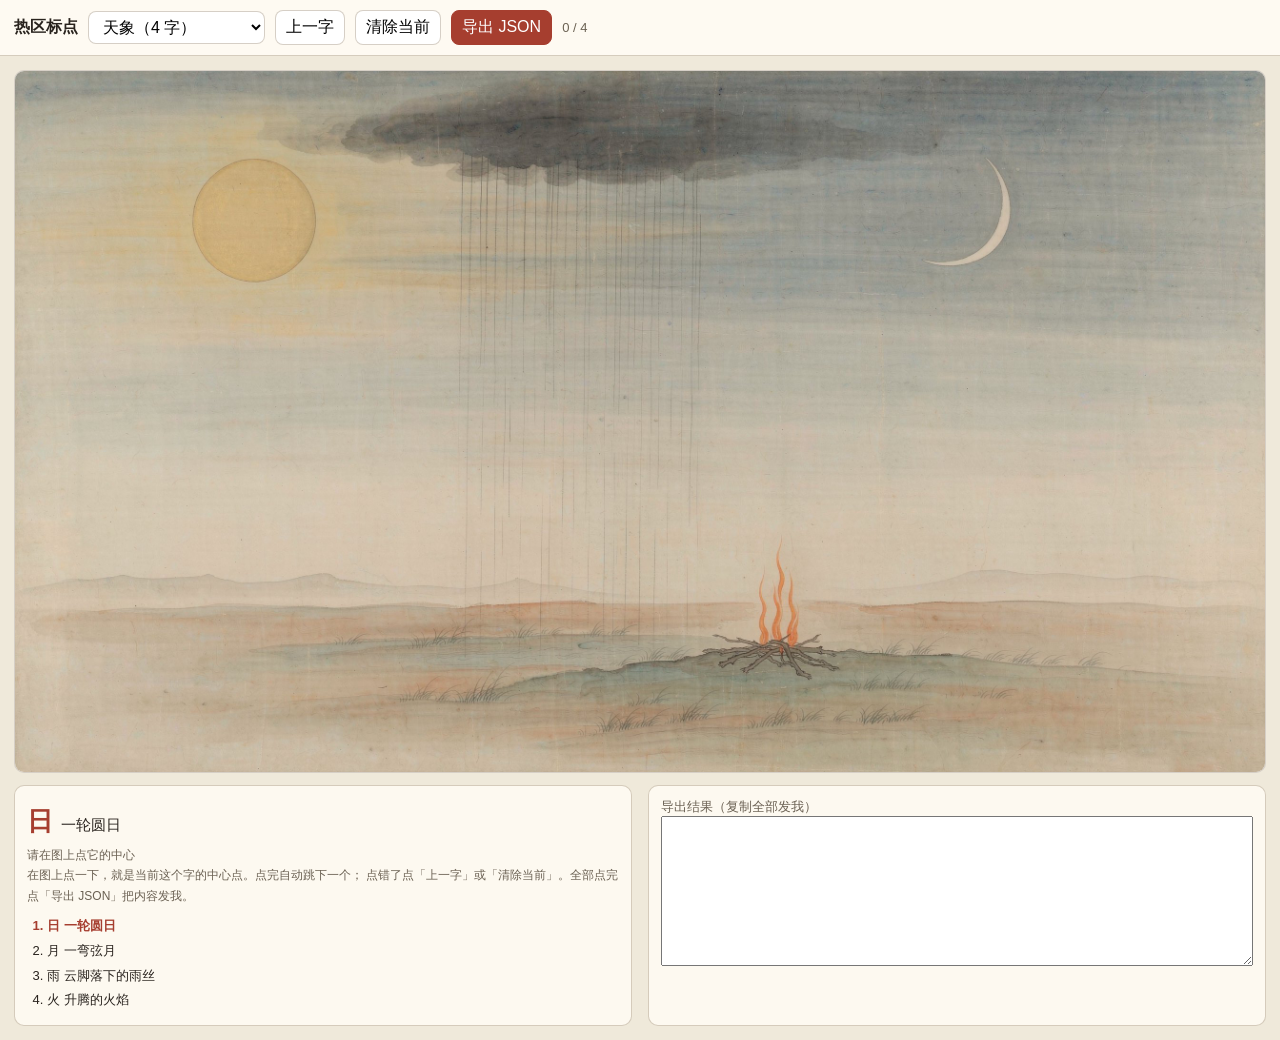
<file: dev/mark-hotspots.html>
<!doctype html>
<html lang="zh-CN">
<head>
<meta charset="utf-8">
<meta name="viewport" content="width=device-width,initial-scale=1">
<title>字趣 · 热区标点工具</title>
<style>
  :root { --ink:#29231e; --line:rgba(120,96,66,.3); --red:#a63e2f; --paper:#f6f1e4; }
  * { box-sizing: border-box; }
  body { margin:0; font-family: "Microsoft YaHei UI", "PingFang SC", sans-serif;
         background:#efe9da; color:var(--ink); }
  header { padding:10px 14px; display:flex; gap:10px; align-items:center; flex-wrap:wrap;
           background:rgba(255,252,244,.9); border-bottom:1px solid var(--line); position:sticky; top:0; z-index:5; }
  select, button { font:inherit; padding:6px 10px; border:1px solid var(--line);
                   background:#fff; border-radius:8px; cursor:pointer; }
  button.primary { background:var(--red); color:#fff; border-color:var(--red); }
  .wrap { padding:14px; max-width:1400px; margin:0 auto; }
  .stage { position:relative; background:#fff; border:1px solid var(--line);
           border-radius:10px; overflow:hidden; user-select:none; cursor:crosshair; }
  .stage img { display:block; width:100%; height:auto; }
  .marker { position:absolute; width:26px; height:26px; margin:-13px 0 0 -13px;
            border:2px solid var(--red); border-radius:50%; background:rgba(166,62,47,.18);
            display:grid; place-items:center; font-size:11px; color:var(--red); font-weight:700; }
  .marker.done { border-color:#2f7d4f; background:rgba(47,125,79,.16); color:#2f7d4f; }
  .side { display:flex; gap:16px; flex-wrap:wrap; margin-top:12px; }
  .panel { flex:1 1 320px; background:rgba(255,252,244,.85); border:1px solid var(--line);
           border-radius:10px; padding:12px; }
  .cur { font-size:15px; line-height:1.8; }
  .cur b { font-size:26px; color:var(--red); margin-right:8px; }
  .hint { font-size:12px; color:#6b6153; line-height:1.7; }
  ol { margin:8px 0 0; padding-left:20px; font-size:13px; line-height:1.9; }
  li.done { color:#2f7d4f; text-decoration:line-through; }
  li.now { font-weight:700; color:var(--red); }
  textarea { width:100%; height:150px; font:12px/1.5 Consolas, monospace; }
  .kv { font-size:13px; color:#6b6153; }
</style>
</head>
<body>
<header>
  <strong>热区标点</strong>
  <select id="zoneSel"></select>
  <button id="prevBtn">上一字</button>
  <button id="undoBtn">清除当前</button>
  <button id="exportBtn" class="primary">导出 JSON</button>
  <span class="kv" id="progress"></span>
</header>
<div class="wrap">
  <div class="stage" id="stage"><img id="art" alt=""></div>
  <div class="side">
    <div class="panel">
      <div class="cur" id="cur"></div>
      <div class="hint">在图上点一下，就是当前这个字的中心点。点完自动跳下一个；
        点错了点「上一字」或「清除当前」。全部点完点「导出 JSON」把内容发我。</div>
      <ol id="list"></ol>
    </div>
    <div class="panel">
      <div class="kv">导出结果（复制全部发我）</div>
      <textarea id="out" spellcheck="false"></textarea>
    </div>
  </div>
</div>
<script>
var ZONES = [{"id": "sky", "name": "天象", "art": "assets/level2-01-sky.jpg", "objects": [{"char": "日", "meaning": "一轮圆日", "r": 100, "x": 420, "y": 285}, {"char": "月", "meaning": "一弯弦月", "r": 100, "x": 2145, "y": 215}, {"char": "雨", "meaning": "云脚落下的雨丝", "r": 105, "x": 1255, "y": 780}, {"char": "火", "meaning": "升腾的火焰", "r": 110, "x": 1330, "y": 1145}]}, {"id": "land", "name": "山川", "art": "assets/level2-02-land.jpg", "objects": [{"char": "山", "meaning": "并列的峰峦", "r": 175, "x": 520, "y": 420}, {"char": "丘", "meaning": "低缓的圆丘", "r": 130, "x": 1650, "y": 560}, {"char": "谷", "meaning": "两坡之间的低谷", "r": 100, "x": 1050, "y": 420}, {"char": "石", "meaning": "河滩上的大石", "r": 105, "x": 700, "y": 1050}, {"char": "土", "meaning": "隆起的一堆土", "r": 85, "x": 880, "y": 1340}, {"char": "泉", "meaning": "石间涌出的水", "r": 115, "x": 260, "y": 820}, {"char": "川", "meaning": "宽阔的主河道", "r": 150, "x": 1400, "y": 740}, {"char": "水", "meaning": "较窄的溪流", "r": 95, "x": 1450, "y": 1160}, {"char": "田", "meaning": "格状的田亩", "r": 170, "x": 2150, "y": 1050}]}, {"id": "plant", "name": "草木", "art": "assets/level2-03-plant.jpg", "objects": [{"char": "木", "meaning": "左侧的独立大树", "r": 160, "x": 260, "y": 480}, {"char": "林", "meaning": "成片的树林", "r": 140, "x": 1000, "y": 220}, {"char": "竹", "meaning": "丛生的竹子", "r": 175, "x": 2350, "y": 450}, {"char": "禾", "meaning": "低垂的谷穗", "r": 150, "x": 1400, "y": 620}, {"char": "米", "meaning": "成堆的米粒", "r": 130, "x": 500, "y": 1280}, {"char": "屮", "meaning": "初生的小草", "r": 95, "x": 2080, "y": 1290}]}, {"id": "beast", "name": "禽兽虫鱼", "art": "assets/level2-04-beast.jpg", "objects": [{"char": "豕", "meaning": "体肥耳大的家豕", "r": 135, "x": 2000, "y": 1120}, {"char": "鹿", "meaning": "枝角分歧的鹿", "r": 150, "x": 800, "y": 480}, {"char": "牛", "meaning": "双角横张的牛", "r": 170, "x": 1320, "y": 980}, {"char": "羊", "meaning": "角向下弯的羊", "r": 120, "x": 1900, "y": 420}, {"char": "犬", "meaning": "卷尾的犬", "r": 135, "x": 420, "y": 780}, {"char": "虎", "meaning": "张口有纹的虎", "r": 150, "x": 2250, "y": 700}, {"char": "虫", "meaning": "蜷曲的蛇", "r": 130, "x": 2300, "y": 1250}, {"char": "鱼", "meaning": "水中的鱼", "r": 120, "x": 950, "y": 1280}, {"char": "隹", "meaning": "短尾的鸟", "r": 110, "x": 1600, "y": 600}]}, {"id": "life", "name": "人居器物", "art": "assets/level2-05-life.jpg", "objects": [{"char": "邑", "meaning": "环壕围绕的城邑", "r": 130, "x": 330, "y": 135}, {"char": "郭", "meaning": "城邑的外墙", "r": 125, "x": 245, "y": 280}, {"char": "门", "meaning": "城邑的城门", "r": 110, "x": 1205, "y": 515}, {"char": "宀", "meaning": "屋舍的屋顶", "r": 175, "x": 880, "y": 195}, {"char": "囗", "meaning": "围起来的地域", "r": 90, "x": 245, "y": 895}, {"char": "鼎", "meaning": "三足两耳的鼎", "r": 120, "x": 1355, "y": 875}, {"char": "缶", "meaning": "大腹小口的陶缶", "r": 105, "x": 1542, "y": 828}, {"char": "皿", "meaning": "盛物的浅盘", "r": 110, "x": 1190, "y": 1005}, {"char": "酉", "meaning": "窄口深腹的青铜酒器", "r": 100, "x": 1666, "y": 825}, {"char": "玉", "meaning": "散落的玉片", "r": 64, "x": 1518, "y": 1312}, {"char": "井", "meaning": "带木栏的水井", "r": 110, "x": 240, "y": 660}, {"char": "舟", "meaning": "水边的木舟", "r": 150, "x": 2210, "y": 985}, {"char": "卜", "meaning": "作坊地上的骨片", "r": 68, "x": 403, "y": 1160}, {"char": "贝", "meaning": "散落的海贝", "r": 64, "x": 1400, "y": 1336}, {"char": "糸", "meaning": "一束丝", "r": 72, "x": 330, "y": 550}, {"char": "弓", "meaning": "张开的弓", "r": 115, "x": 593, "y": 596}, {"char": "矢", "meaning": "平放的直箭", "r": 62, "x": 718, "y": 632}, {"char": "刀", "meaning": "青铜小刀", "r": 62, "x": 800, "y": 645}, {"char": "斧", "meaning": "横刃的斧", "r": 66, "x": 888, "y": 608}, {"char": "斤", "meaning": "窄刃的斤", "r": 70, "x": 470, "y": 928}, {"char": "戈", "meaning": "长柄横刃的戈", "r": 95, "x": 975, "y": 560}, {"char": "衣", "meaning": "祭祀者身上的衣", "r": 95, "x": 852, "y": 1172}, {"char": "大", "meaning": "正面张臂的大人", "r": 95, "x": 868, "y": 1000}, {"char": "力", "meaning": "翻土的耒耜", "r": 100, "x": 1830, "y": 1255}, {"char": "人", "meaning": "侧身站立的人", "r": 90, "x": 1884, "y": 775}, {"char": "目", "meaning": "正面人物的眼睛", "r": 62, "x": 872, "y": 886}, {"char": "耳", "meaning": "侧身人物的耳朵", "r": 58, "x": 1598, "y": 1042}, {"char": "口", "meaning": "正面人物的嘴", "r": 60, "x": 1212, "y": 1215}, {"char": "止", "meaning": "人的脚趾", "r": 58, "x": 795, "y": 1320}, {"char": "又", "meaning": "人的右手", "r": 60, "x": 955, "y": 1125}, {"char": "女", "meaning": "跪坐的女子", "r": 100, "x": 1625, "y": 1195}, {"char": "子", "meaning": "小童", "r": 88, "x": 1200, "y": 1335}, {"char": "足", "meaning": "人的脚", "r": 58, "x": 1705, "y": 1295}]}];
var W = 2624, H = 1472;
var KEY = 'ziqu.mark.v1';
var state = load() || {};      // { zoneId: { char: [x,y] } }
var curZone = ZONES[0].id;
var idx = 0;

var sel = document.getElementById('zoneSel');
ZONES.forEach(function (z) {
  var o = document.createElement('option');
  o.value = z.id; o.textContent = z.name + '（' + z.objects.length + ' 字）';
  sel.appendChild(o);
});
sel.value = curZone;

function load() { try { return JSON.parse(localStorage.getItem(KEY)); } catch (e) { return null; } }
function save() { try { localStorage.setItem(KEY, JSON.stringify(state)); } catch (e) {} }
function zone() { return ZONES.filter(function (z) { return z.id === curZone; })[0]; }
function bag() { if (!state[curZone]) state[curZone] = {}; return state[curZone]; }

function render() {
  var z = zone();
  document.getElementById('art').src = '../' + z.art;
  var b = bag();
  var stage = document.getElementById('stage');
  Array.prototype.slice.call(stage.querySelectorAll('.marker')).forEach(function (n) { n.remove(); });
  z.objects.forEach(function (o, i) {
    if (!b[o.char]) { return; }
    var mk = document.createElement('div');
    mk.className = 'marker done';
    mk.style.left = (b[o.char][0] / W * 100) + '%';
    mk.style.top = (b[o.char][1] / H * 100) + '%';
    mk.textContent = o.char;
    stage.appendChild(mk);
  });
  var list = document.getElementById('list');
  list.innerHTML = '';
  z.objects.forEach(function (o, i) {
    var li = document.createElement('li');
    li.textContent = o.char + '  ' + (o.meaning || '');
    if (b[o.char]) { li.className = 'done'; }
    else if (i === idx) { li.className = 'now'; }
    list.appendChild(li);
  });
  var done = z.objects.filter(function (o) { return b[o.char]; }).length;
  document.getElementById('progress').textContent = done + ' / ' + z.objects.length;
  var cur = z.objects[idx];
  document.getElementById('cur').innerHTML = cur
    ? '<b>' + cur.char + '</b>' + (cur.meaning || '') + '<div class="hint">请在图上点它的中心</div>'
    : '<b>✔</b>本区已点完，可以导出';
}

document.getElementById('stage').addEventListener('click', function (ev) {
  var z = zone(); var o = z.objects[idx];
  if (!o) { return; }
  var img = document.getElementById('art');
  var r = img.getBoundingClientRect();
  var px = (ev.clientX - r.left) / r.width;
  var py = (ev.clientY - r.top) / r.height;
  if (px < 0 || px > 1 || py < 0 || py > 1) { return; }
  bag()[o.char] = [Math.round(px * W), Math.round(py * H)];
  save();
  while (idx < z.objects.length && bag()[z.objects[idx].char]) { idx++; }
  render();
});

document.getElementById('prevBtn').onclick = function () {
  var z = zone();
  idx = Math.max(0, idx - 1);
  var c = z.objects[idx] && z.objects[idx].char;
  if (c) { delete bag()[c]; save(); }
  render();
};
document.getElementById('undoBtn').onclick = function () {
  var z = zone(); var c = z.objects[idx] && z.objects[idx].char;
  if (c) { delete bag()[c]; save(); }
  render();
};
document.getElementById('exportBtn').onclick = function () {
  var out = {};
  ZONES.forEach(function (z) {
    var b = state[z.id] || {};
    z.objects.forEach(function (o) {
      if (b[o.char]) {
        out[z.id] = out[z.id] || {};
        out[z.id][o.char] = b[o.char];
      }
    });
  });
  var txt = JSON.stringify(out, null, 1);
  var ta = document.getElementById('out');
  ta.value = txt; ta.select();
  try { document.execCommand('copy'); } catch (e) {}
};
sel.onchange = function () { curZone = sel.value; idx = 0; render(); };
render();
</script>
</body>
</html>
</file>
